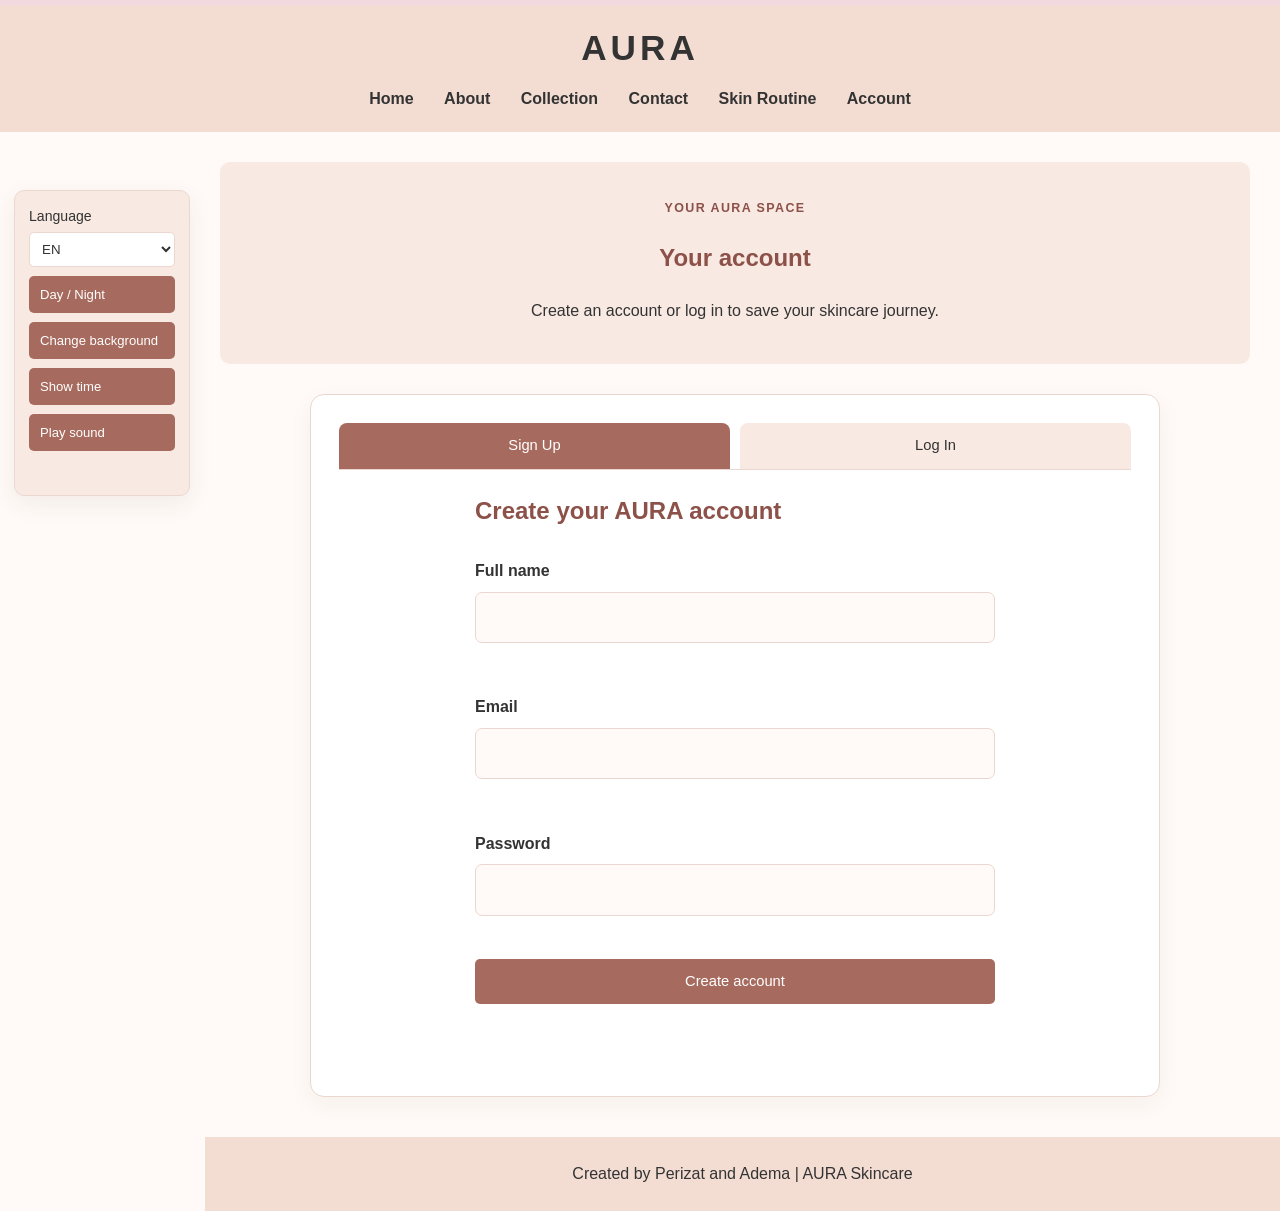
<file: account.html>
<!DOCTYPE html>
<html lang="en">
<head>
    <meta charset="UTF-8">
    <meta name="viewport" content="width=device-width, initial-scale=1.0">
    <meta name="description" content="AURA Skincare — gentle care, every day.">
    <title>AURA Skincare | Account</title>
    <script>
        try {
            if (localStorage.getItem("aura-theme") === "night") {
                document.documentElement.classList.add("night-theme");
            }
        } catch (e) {}
    </script>
    <link rel="stylesheet" href="css/style.css">
    <script src="https://code.jquery.com/jquery-3.7.1.min.js"></script>
    <script src="js/script.js" defer></script>
    <script src="js/final-project.js" defer></script>
</head>
<body>
    <div class="scroll-progress">
        <span id="scroll-progress-fill"></span>
    </div>

    <div class="aura-loader" id="aura-loader" aria-label="Loading AURA" role="status">
        <div class="loader-flower">✿</div>
        <div class="loader-wordmark">AURA</div>
        <p>Little moments of glow</p>
        <div class="loader-line"><span></span></div>
    </div>

    <header id="main-header">
        <h1><a class="brand-link" href="index.html">AURA</a></h1>
        <nav aria-label="Main navigation">
            <ul class="nav-menu">
                <li><a href="index.html">Home</a></li>
                <li><a href="about.html">About</a></li>
                <li><a href="collection.html">Collection</a></li>
                <li><a href="contact.html">Contact</a></li>
                <li><a href="routine.html">Skin Routine</a></li>
                <li><a href="account.html">Account</a></li>
            </ul>
        </nav>
    </header>

    <aside class="site-tools" aria-label="Website tools">
        <label class="language-label" for="language-select">Language</label>
        <select id="language-select">
            <option value="en">EN</option>
            <option value="ru">RU</option>
            <option value="kk">KZ</option>
        </select>
        <button type="button" id="theme-toggle" class="tool-button">Day / Night</button>
        <button type="button" id="color-btn" class="tool-button">Change background</button>
        <button type="button" id="show-time-btn" class="tool-button">Show time</button>
        <button type="button" id="play-sound-btn" class="tool-button">Play sound</button>
        <output id="current-time" class="time-output"></output>
    </aside>

    <main>
        <section class="page-title">
            <p class="eyebrow">YOUR AURA SPACE</p>
            <h2>Your account</h2>
            <p>Create an account or log in to save your skincare journey.</p>
        </section>

        <section class="account-shell">
            <div class="account-tabs" role="tablist">
                <button type="button" class="account-tab active" id="signup-tab" role="tab" aria-selected="true" aria-controls="signup-panel">Sign Up</button>
                <button type="button" class="account-tab" id="login-tab" role="tab" aria-selected="false" aria-controls="login-panel">Log In</button>
            </div>

            <div id="signup-panel" class="account-panel" role="tabpanel" aria-labelledby="signup-tab">
                <h2>Create your AURA account</h2>
                <form id="signup-form" novalidate>
                    <label for="signup-name">Full name</label>
                    <input id="signup-name" name="name" type="text" autocomplete="name">
                    <small class="field-error" id="signup-name-error"></small>

                    <label for="signup-email">Email</label>
                    <input id="signup-email" name="email" type="text" autocomplete="email">
                    <small class="field-error" id="signup-email-error"></small>

                    <label for="signup-password">Password</label>
                    <input id="signup-password" name="password" type="password" autocomplete="new-password">
                    <small class="field-error" id="signup-password-error"></small>

                    <button type="submit">Create account</button>
                    <p id="signup-status" class="status-message" aria-live="polite"></p>
                </form>
            </div>

            <div id="login-panel" class="account-panel" role="tabpanel" aria-labelledby="login-tab" hidden>
                <h2>Welcome back</h2>
                <form id="login-form" novalidate>
                    <label for="login-email">Email</label>
                    <input id="login-email" name="email" type="text" autocomplete="email">
                    <small class="field-error" id="login-email-error"></small>

                    <label for="login-password">Password</label>
                    <input id="login-password" name="password" type="password" autocomplete="current-password">
                    <small class="field-error" id="login-password-error"></small>

                    <button type="submit">Log in</button>
                    <p id="login-status" class="status-message" aria-live="polite"></p>
                </form>
            </div>
        </section>
    </main>

    <footer>
        <p>Created by Perizat and Adema | AURA Skincare</p>
    </footer>
</body>
</html>
</file>
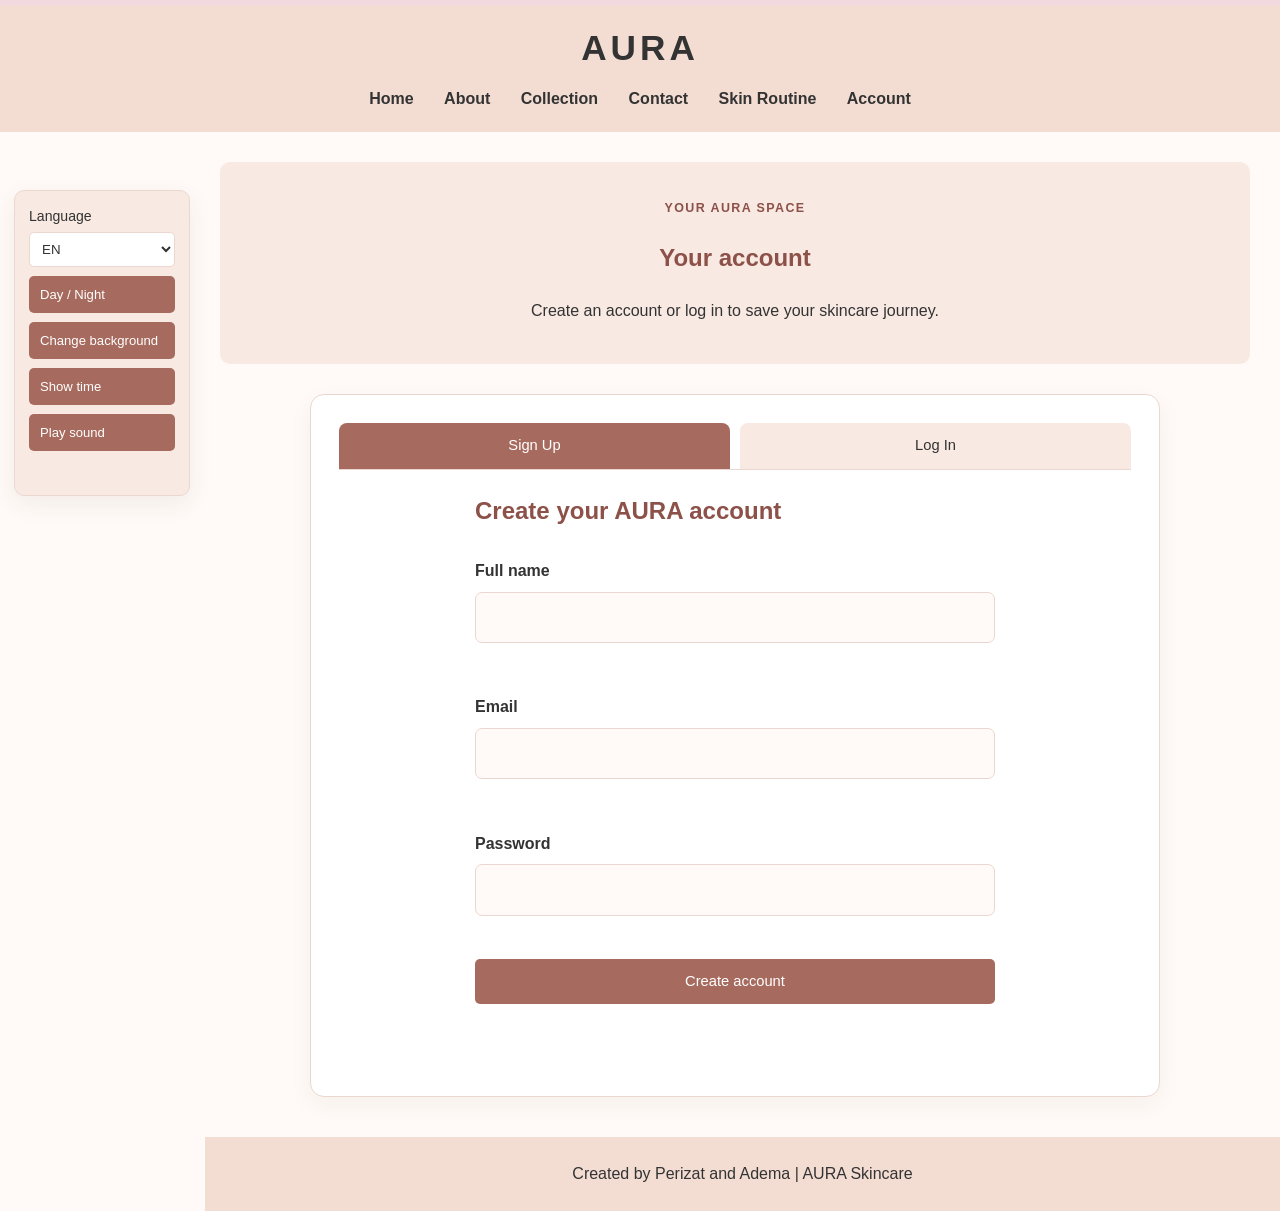
<file: profile.html>
<!DOCTYPE html>
<html lang="en">
<head>
    <meta charset="UTF-8">
    <meta name="viewport" content="width=device-width, initial-scale=1.0">
    <meta name="description" content="AURA Skincare — gentle care, every day.">
    <title>AURA Skincare | Profile</title>
    <script>
        try {
            if (localStorage.getItem("aura-theme") === "night") {
                document.documentElement.classList.add("night-theme");
            }
        } catch (e) {}
    </script>
    <link rel="stylesheet" href="css/style.css">
    <script src="https://code.jquery.com/jquery-3.7.1.min.js"></script>
    <script src="js/script.js" defer></script>
    <script src="js/final-project.js" defer></script>
</head>
<body>
    <div class="scroll-progress">
        <span id="scroll-progress-fill"></span>
    </div>

    <div class="aura-loader" id="aura-loader" aria-label="Loading AURA" role="status">
        <div class="loader-flower">✿</div>
        <div class="loader-wordmark">AURA</div>
        <p>Little moments of glow</p>
        <div class="loader-line"><span></span></div>
    </div>

    <header id="main-header">
        <h1><a class="brand-link" href="index.html">AURA</a></h1>
        <nav aria-label="Main navigation">
            <ul class="nav-menu">
                <li><a href="index.html">Home</a></li>
                <li><a href="about.html">About</a></li>
                <li><a href="collection.html">Collection</a></li>
                <li><a href="contact.html">Contact</a></li>
                <li><a href="routine.html">Skin Routine</a></li>
                <li><a href="account.html">Account</a></li>
            </ul>
        </nav>
    </header>

    <aside class="site-tools" aria-label="Website tools">
        <label class="language-label" for="language-select">Language</label>
        <select id="language-select">
            <option value="en">EN</option>
            <option value="ru">RU</option>
            <option value="kk">KZ</option>
        </select>
        <button type="button" id="theme-toggle" class="tool-button">Day / Night</button>
        <button type="button" id="color-btn" class="tool-button">Change background</button>
        <button type="button" id="show-time-btn" class="tool-button">Show time</button>
        <button type="button" id="play-sound-btn" class="tool-button">Play sound</button>
        <output id="current-time" class="time-output"></output>
    </aside>

    <main>
        <section class="page-title">
            <p class="eyebrow">AURA MEMBERSHIP</p>
            <h2>Your profile</h2>
            <p>Your personal skincare space.</p>
        </section>

        <section class="profile-panel" id="profile-content">
            <div class="profile-avatar">✿</div>
            <h2 id="profile-name">Welcome to AURA</h2>
            <p id="profile-email"></p>
            <p id="profile-created"></p>
            <div class="profile-actions">
                <a class="button" href="routine.html">My Skin Routine</a>
                <button type="button" id="logout-button" class="secondary-button">Log out</button>
            </div>
            <p id="profile-message" class="status-message" aria-live="polite"></p>
        </section>
    </main>

    <footer>
        <p>Created by Perizat and Adema | AURA Skincare</p>
    </footer>
</body>
</html>
</file>
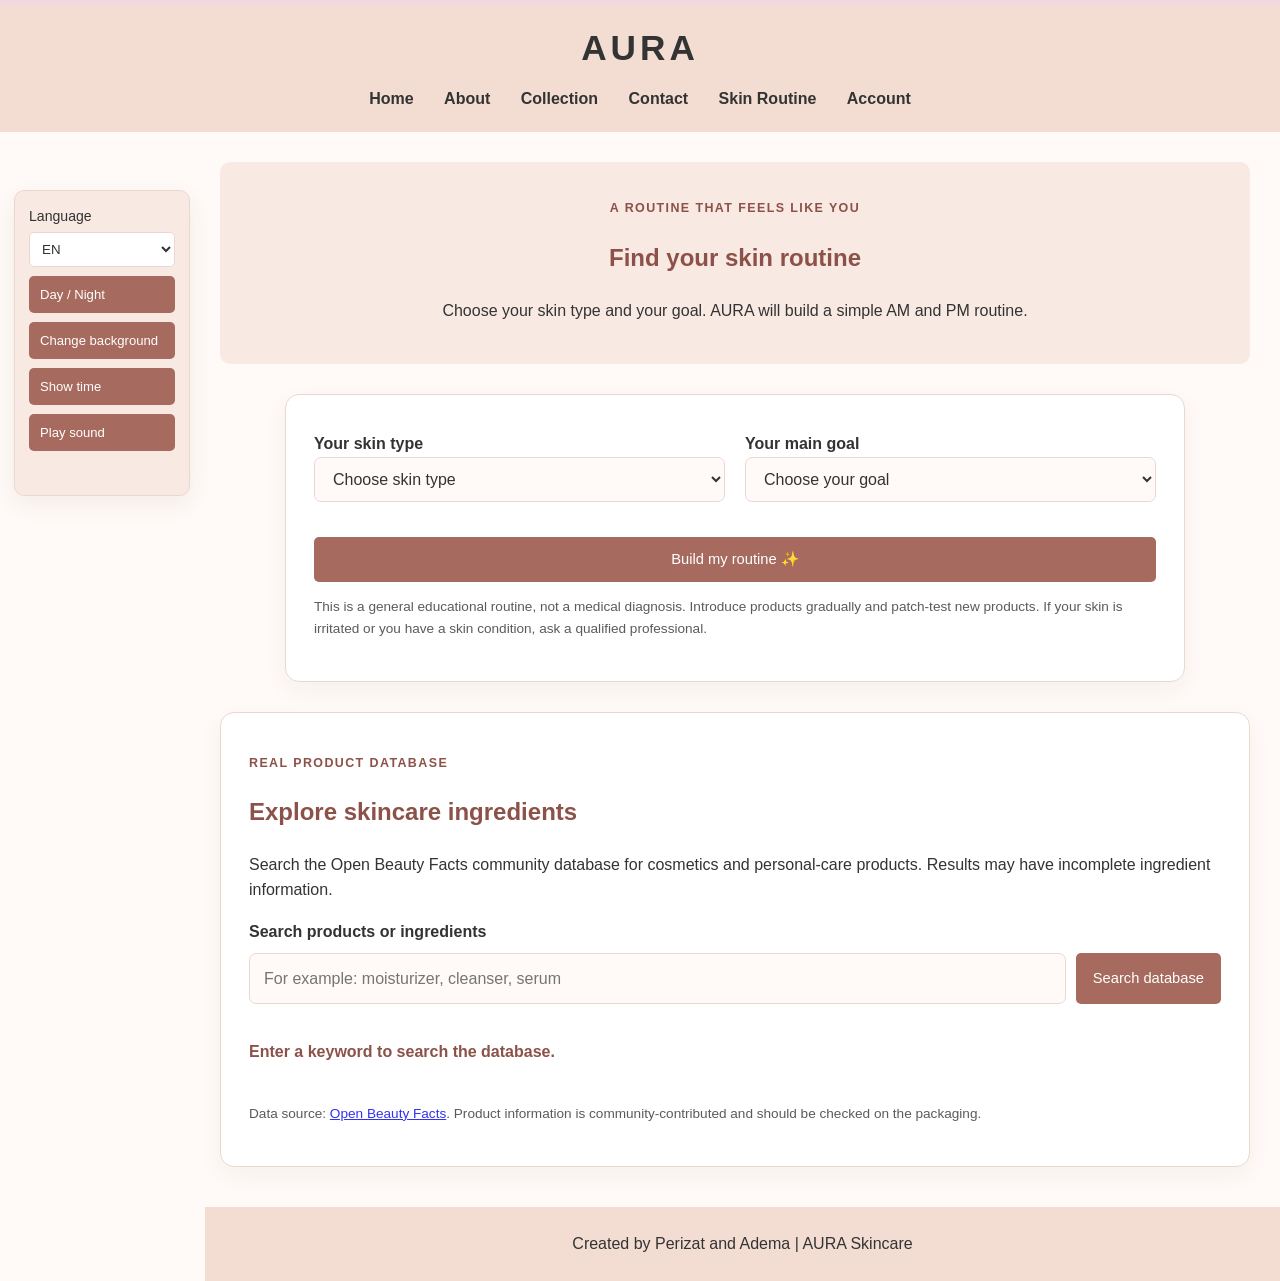
<file: routine.html>
<!DOCTYPE html>
<html lang="en">
<head>
    <meta charset="UTF-8">
    <meta name="viewport" content="width=device-width, initial-scale=1.0">
    <meta name="description" content="AURA Skincare — gentle care, every day.">
    <title>AURA Skincare | Skin Routine</title>
    <script>
        try {
            if (localStorage.getItem("aura-theme") === "night") {
                document.documentElement.classList.add("night-theme");
            }
        } catch (e) {}
    </script>
    <link rel="stylesheet" href="css/style.css">
    <script src="https://code.jquery.com/jquery-3.7.1.min.js"></script>
    <script src="js/script.js" defer></script>
    <script src="js/final-project.js" defer></script>
</head>
<body>
    <div class="scroll-progress">
        <span id="scroll-progress-fill"></span>
    </div>

    <div class="aura-loader" id="aura-loader" aria-label="Loading AURA" role="status">
        <div class="loader-flower">✿</div>
        <div class="loader-wordmark">AURA</div>
        <p>Little moments of glow</p>
        <div class="loader-line"><span></span></div>
    </div>

    <header id="main-header">
        <h1><a class="brand-link" href="index.html">AURA</a></h1>
        <nav aria-label="Main navigation">
            <ul class="nav-menu">
                <li><a href="index.html">Home</a></li>
                <li><a href="about.html">About</a></li>
                <li><a href="collection.html">Collection</a></li>
                <li><a href="contact.html">Contact</a></li>
                <li><a href="routine.html">Skin Routine</a></li>
                <li><a href="account.html">Account</a></li>
            </ul>
        </nav>
    </header>

    <aside class="site-tools" aria-label="Website tools">
        <label class="language-label" for="language-select">Language</label>
        <select id="language-select">
            <option value="en">EN</option>
            <option value="ru">RU</option>
            <option value="kk">KZ</option>
        </select>
        <button type="button" id="theme-toggle" class="tool-button">Day / Night</button>
        <button type="button" id="color-btn" class="tool-button">Change background</button>
        <button type="button" id="show-time-btn" class="tool-button">Show time</button>
        <button type="button" id="play-sound-btn" class="tool-button">Play sound</button>
        <output id="current-time" class="time-output"></output>
    </aside>

    <main>
        <section class="page-title">
            <p class="eyebrow">A ROUTINE THAT FEELS LIKE YOU</p>
            <h2>Find your skin routine</h2>
            <p>Choose your skin type and your goal. AURA will build a simple AM and PM routine.</p>
        </section>

        <section class="routine-builder">
            <form id="routine-form" novalidate>
                <div class="routine-fields">
                    <div>
                        <label for="skin-type">Your skin type</label>
                        <select id="skin-type">
                            <option value="">Choose skin type</option>
                            <option value="dry">Dry</option>
                            <option value="oily">Oily</option>
                            <option value="combination">Combination</option>
                            <option value="normal">Normal</option>
                            <option value="sensitive">Sensitive</option>
                        </select>
                        <small class="field-error" id="skin-type-error"></small>
                    </div>
                    <div>
                        <label for="skin-goal">Your main goal</label>
                        <select id="skin-goal">
                            <option value="">Choose your goal</option>
                            <option value="hydration">Hydration</option>
                            <option value="balance">Oil balance</option>
                            <option value="glow">Healthy glow</option>
                            <option value="simple">Simple basic care</option>
                        </select>
                        <small class="field-error" id="skin-goal-error"></small>
                    </div>
                </div>
                <button type="submit">Build my routine ✨</button>
            </form>
            <p class="routine-disclaimer">This is a general educational routine, not a medical diagnosis. Introduce products gradually and patch-test new products. If your skin is irritated or you have a skin condition, ask a qualified professional.</p>
        </section>

        <section id="routine-results" class="routine-results" hidden>
            <div class="routine-heading">
                <div>
                    <p class="eyebrow">YOUR PERSONAL PLAN</p>
                    <h2 id="routine-title">Your daily ritual</h2>
                </div>
                <button type="button" id="reset-routine" class="secondary-button">Choose again</button>
            </div>
            <div class="routine-columns">
                <article class="routine-card">
                    <h3>☀ Morning routine</h3>
                    <p>Start gently and protect your skin.</p>
                    <div id="morning-steps" class="routine-steps"></div>
                </article>
                <article class="routine-card">
                    <h3>☾ Evening routine</h3>
                    <p>Cleanse and support your skin barrier.</p>
                    <div id="evening-steps" class="routine-steps"></div>
                </article>
            </div>
            <div class="tracker-panel">
                <div class="tracker-heading">
                    <div>
                        <h3>Your daily tracker</h3>
                        <p>Tick each step when you complete it.</p>
                    </div>
                    <strong id="tracker-progress">0% complete</strong>
                </div>
                <div class="progress-track">
                    <span id="tracker-fill"></span>
                </div>
                <p id="tracker-message" class="status-message" aria-live="polite">Your progress is saved in this browser.</p>
                <button type="button" id="clear-tracker" class="secondary-button">Reset today's progress</button>
            </div>
        </section>

        <section class="api-section">
            <div class="api-intro">
                <p class="eyebrow">REAL PRODUCT DATABASE</p>
                <h2>Explore skincare ingredients</h2>
                <p>Search the Open Beauty Facts community database for cosmetics and personal-care products. Results may have incomplete ingredient information.</p>
            </div>
            <form id="api-search-form" class="api-search-form" novalidate>
                <label for="api-query">Search products or ingredients</label>
                <div class="api-search-row">
                    <input id="api-query" type="text" placeholder="For example: moisturizer, cleanser, serum">
                    <button type="submit" id="api-search-button">Search database</button>
                </div>
                <small class="field-error" id="api-query-error"></small>
            </form>
            <p id="api-status" class="status-message" aria-live="polite">Enter a keyword to search the database.</p>
            <div id="api-results" class="api-results"></div>
            <p class="api-credit">Data source: <a href="https://world.openbeautyfacts.org/" target="_blank" rel="noopener">Open Beauty Facts</a>. Product information is community-contributed and should be checked on the packaging.</p>
        </section>
    </main>

    <footer>
        <p>Created by Perizat and Adema | AURA Skincare</p>
    </footer>
</body>
</html>
</file>
<file: css/style.css>
/* AURA Skincare — shared stylesheet for all pages */
* { box-sizing: border-box; }
:root { --bg: #fffaf7; --surface: #ffffff; --soft: #f8e9e2; --header: #f3ddd3; --text: #333333; --heading: #8c5148; --accent: #a66b5e; --accent-dark: #7d4940; --border: #ead8d0; }
html { scroll-behavior: smooth; }
body { margin: 0; font-family: Arial, sans-serif; background-color: var(--bg); color: var(--text); line-height: 1.6; transition: background-color .35s ease, color .35s ease; }
body.night-theme { --bg: #24201f; --surface: #342d2b; --soft: #403431; --header: #302725; --text: #f6ebe6; --heading: #efb6a7; --accent: #b97869; --accent-dark: #d09283; --border: #5d4942; }
#main-header { background-color: var(--header); padding: 20px; text-align: center; transition: background-color .3s ease; }
.brand-link { color: var(--text); text-decoration: none; }
#main-header h1 { margin: 0 0 10px; letter-spacing: 4px; font-size: 2.2rem; }
.nav-menu { list-style: none; padding: 0; margin: 0; }
.nav-menu li { display: inline-block; margin: 0 10px; }
.nav-menu a { color: var(--text); text-decoration: none; font-weight: bold; padding: 5px 3px; border-bottom: 2px solid transparent; }
.nav-menu a:hover, .nav-menu a:focus-visible { color: var(--heading); border-bottom-color: var(--accent); outline: none; }
.site-tools {
    position: fixed;
    left: 14px;
    top: 190px;
    z-index: 50;
    width: 176px;
    display: flex;
    flex-direction: column;
    align-items: stretch;
    gap: 9px;
    padding: 14px;
    background: var(--soft);
    border: 1px solid var(--border);
    border-radius: 10px;
    box-shadow: 0 8px 24px #55352b12;
}
.site-tools .language-label { margin-bottom: -5px; }
.site-tools .tool-button { width: 100%; text-align: left; }
.site-tools .time-output { min-height: 1.5em; text-align: left; }
.language-label { font-size: .88rem; }
.site-tools select { padding: 8px; border: 1px solid var(--border); background: var(--surface); color: var(--text); border-radius: 5px; }
button, .button { display: inline-block; background-color: var(--accent); color: white; padding: 10px 16px; border: 1px solid transparent; border-radius: 5px; text-decoration: none; cursor: pointer; font: inherit; font-size: .92rem; transition: background-color .2s ease, transform .2s ease, box-shadow .2s ease; }
button:hover, .button:hover { background-color: var(--accent-dark); transform: translateY(-2px); box-shadow: 0 5px 14px #00000015; }
button:focus-visible, .button:focus-visible, select:focus-visible, input:focus-visible, textarea:focus-visible { outline: 3px solid #d59a8c; outline-offset: 2px; }
button:disabled { opacity: .6; cursor: wait; transform: none; }
.tool-button { padding: 7px 10px; font-size: .82rem; }
.secondary-button { background: transparent; color: var(--accent-dark); border-color: var(--accent); margin: 4px 3px; }
.secondary-button:hover { color: white; }
.time-output { min-width: 88px; font-weight: bold; font-size: .9rem; }
main { width: calc(100% - 250px); max-width: 1100px; margin: 30px 30px 30px 220px; }
.hero { display: flex; align-items: center; gap: 30px; background-color: var(--soft); padding: 30px; margin-bottom: 40px; border-radius: 12px; overflow: hidden; }
.hero-text, .hero-image { flex: 1; min-width: 0; }
.eyebrow, .product-category { color: var(--heading); font-size: .78rem; font-weight: bold; letter-spacing: 1.4px; text-transform: uppercase; }
.hero h2 { font-size: clamp(2rem, 4vw, 3.1rem); line-height: 1.12; margin: 8px 0 15px; }
.hero-image img { width: 100%; height: 320px; object-fit: cover; border-radius: 8px; }
h2 { color: var(--heading); }
.section-title { text-align: center; margin: 35px 0 20px; }
.cards, .products, .team { display: flex; flex-wrap: wrap; gap: 20px; justify-content: center; }
.card, .product-card { background-color: var(--surface); padding: 18px; border: 1px solid var(--border); border-radius: 10px; flex: 1 1 240px; min-width: 0; text-align: center; box-shadow: 0 4px 16px #573a2a0a; transition: transform .25s ease, box-shadow .25s ease, background-color .3s ease; }
.card:hover, .product-card:hover { transform: translateY(-5px); box-shadow: 0 12px 25px #573a2a18; }
.card img, .product-card > img { width: 100%; height: 190px; object-fit: cover; border-radius: 6px; }
.page-title { text-align: center; background-color: var(--soft); padding: 25px; margin-bottom: 30px; border-radius: 10px; }
.about-section, .contact-section { display: flex; gap: 30px; align-items: flex-start; }
.about-section > img, .contact-section > img { width: 45%; height: 330px; object-fit: cover; border-radius: 10px; }
.about-section > div, .contact-section form { flex: 1; min-width: 0; }
.team { text-align: center; }
.team-member { flex: 0 1 250px; background: var(--surface); padding: 20px; border-radius: 10px; border: 1px solid var(--border); }
.profile-img { width: 130px; height: 130px; object-fit: cover; border-radius: 50%; }
.faq-section { margin-top: 50px; }
.faq-item { background: var(--surface); border: 1px solid var(--border); padding: 14px 20px; margin: 12px 0; border-radius: 8px; }
.faq-item h3 { margin-top: 0; color: var(--heading); }
.faq-item p { margin-bottom: 0; }
.read-more-content { margin-top: 14px; padding: 12px 16px; border-left: 3px solid var(--accent); background: var(--surface); border-radius: 0 6px 6px 0; }
.read-more-content[hidden] { display: none; }
.filter-section { text-align: center; background: var(--soft); padding: 24px; border-radius: 10px; margin-bottom: 25px; }
.filter-section h2 { margin-top: 0; }
.filter-buttons { display: flex; flex-wrap: wrap; justify-content: center; gap: 10px; }
.filter-button { background: var(--surface); color: var(--heading); border: 1px solid var(--accent); }
.filter-button.active, .filter-button:hover { background: var(--accent); color: #fff; }
.status-message { min-height: 1.5em; color: var(--heading); font-weight: bold; }
.product-category { margin-bottom: 0; }
.product-price { font-size: 1.15rem; font-weight: bold; color: var(--heading); }
.star-rating { display: flex; justify-content: center; gap: 2px; }
.rating-star { padding: 2px 5px; background: transparent; color: #c9bcb5; border: 0; font-size: 1.6rem; line-height: 1.2; }
.rating-star:hover, .rating-star.selected { background: transparent; color: #d99a2b; box-shadow: none; transform: scale(1.12); }
.product-rating-label { font-size: .85rem; margin-bottom: 0; }
.rating-summary { text-align: center; padding: 18px; margin-top: 25px; background: var(--soft); border-radius: 8px; }
.table-wrap { overflow-x: auto; }
table { width: 100%; border-collapse: collapse; background-color: var(--surface); margin-bottom: 30px; }
th, td { border: 1px solid var(--border); padding: 12px; text-align: left; }
th { background-color: var(--header); }
#contact-form { background-color: var(--surface); padding: 25px; border: 1px solid var(--border); border-radius: 10px; }
#contact-form label { display: block; margin-top: 12px; }
#contact-form input:not([type="radio"]):not([type="color"]), #contact-form select, #contact-form textarea { display: block; width: 100%; padding: 10px; margin-top: 5px; border: 1px solid #cdb5ac; border-radius: 5px; background: var(--surface); color: var(--text); }
#contact-form input[type="radio"] { width: auto; }
#contact-form input[type="color"] { display: block; width: 55px; height: 38px; margin-top: 5px; }
.news-options { border: 1px solid var(--border); border-radius: 6px; padding: 10px 14px 14px; margin: 18px 0; }
.news-options legend { color: var(--heading); font-weight: bold; }
.news-options label { display: inline-block !important; margin-right: 18px; }
.form-actions { display: flex; flex-wrap: wrap; gap: 8px; margin-top: 18px; }
.form-note { font-size: .82rem; opacity: .8; }
.success-message { padding: 10px; background: #e4f4e5; color: #225a2c; border-radius: 5px; }
footer { text-align: center; background-color: var(--header); padding: 20px; margin-top: 40px; margin-left: 205px; }
footer p { margin: 4px; }
.footer-note { font-size: .88rem; opacity: .75; }
.reveal-on-scroll { opacity: 0; transform: translateY(18px); transition: opacity .55s ease, transform .55s ease; }
.reveal-on-scroll.is-visible { opacity: 1; transform: translateY(0); }
.content-pop { animation: contentPop .35s ease both; }
.pulse { animation: pulse .45s ease; }
.card-bounce { animation: cardBounce .35s ease; }
@keyframes contentPop { from { opacity: 0; transform: translateY(-8px); } to { opacity: 1; transform: translateY(0); } }
@keyframes pulse { 50% { transform: scale(1.08); } }
@keyframes cardBounce { 40% { transform: scale(1.025); } }
@media (prefers-reduced-motion: reduce) { *, *::before, *::after { scroll-behavior: auto !important; animation-duration: .01ms !important; transition-duration: .01ms !important; } .reveal-on-scroll { opacity: 1; transform: none; } }
@media (max-width: 900px) {
    .site-tools {
        position: static;
        width: auto;
        margin: 14px 4% 0;
        flex-direction: row;
        justify-content: flex-start;
        align-items: center;
        border-radius: 8px;
    }
    .site-tools .language-label { margin-bottom: 0; }
    .site-tools .tool-button { width: auto; text-align: center; }
    .site-tools .time-output { text-align: left; }
    main { width: 92%; max-width: 1100px; margin: 30px auto; }
    footer { margin-left: 0; }
}
@media (max-width: 700px) {
    .hero, .about-section, .contact-section, .cards, .products, .team { flex-direction: column; }
    .hero-image img { height: 240px; }
    .about-section > img, .contact-section > img { width: 100%; }
    .nav-menu li { margin: 5px 8px; }
    .site-tools { gap: 6px; }
    .tool-button { font-size: .78rem; }
    .hero { padding: 20px; }
}

/* Assignment 5 extra features: branded loader, digital unboxing, product magic mirror */
.aura-loader {
    position: fixed; inset: 0; z-index: 9999; display: flex; flex-direction: column;
    align-items: center; justify-content: center; gap: 8px; background: #fff7f3; color: #8c5148;
    opacity: 1; visibility: visible; transition: opacity .45s ease, visibility .45s ease;
}
.aura-loader.loader-hidden { opacity: 0; visibility: hidden; pointer-events: none; }
.loader-flower { font-size: 2.6rem; line-height: 1; animation: loaderFloat 1.2s ease-in-out infinite; color: #b97889; }
.loader-wordmark { font-family: Georgia, serif; font-size: 2.3rem; letter-spacing: .55rem; font-weight: bold; margin-left: .55rem; }
.aura-loader p { margin: 0; font-size: .85rem; letter-spacing: .08rem; }
.loader-line { width: 115px; height: 3px; margin-top: 12px; border-radius: 10px; background: #eed9d1; overflow: hidden; }
.loader-line span { display: block; width: 40%; height: 100%; border-radius: inherit; background: #b97889; animation: loaderProgress .9s ease-in-out infinite; }
@keyframes loaderFloat { 50% { transform: translateY(-7px) rotate(10deg); } }
@keyframes loaderProgress { from { transform: translateX(-110%); } to { transform: translateX(280%); } }
body.night-theme .aura-loader { background: #24201f; color: #efb6a7; }
body.night-theme .loader-line { background: #5d4942; }

.gift-section { display: flex; align-items: center; justify-content: space-between; gap: 28px; margin: 38px 0; padding: 30px 8%; background: linear-gradient(135deg, var(--soft), var(--surface)); border: 1px solid var(--border); border-radius: 14px; overflow: hidden; }
.gift-copy { flex: 1; }
.gift-copy h2 { margin: 5px 0 10px; font-family: Georgia, serif; font-size: clamp(1.8rem, 3vw, 2.5rem); }
.gift-copy p:not(.eyebrow) { max-width: 520px; }
.gift-open-button { margin-top: 8px; }
.gift-box { position: relative; flex: 0 0 150px; width: 150px; height: 125px; margin: 22px 20px; background: #c78691; border: 0; border-radius: 5px; box-shadow: 0 14px 25px #70404a25; transition: transform .35s ease; }
.gift-box:hover { transform: translateY(-5px) rotate(-2deg); }
.gift-box::before { content: ""; position: absolute; top: 0; bottom: 0; left: 57px; width: 32px; background: #f5d8d5; }
.gift-box::after { content: ""; position: absolute; top: -16px; left: -8px; width: 166px; height: 24px; border-radius: 5px; background: #d89ca5; transition: transform .45s ease; transform-origin: left bottom; }
.gift-box .gift-lid { position: absolute; z-index: 2; top: -26px; left: 35px; width: 80px; height: 24px; border: 7px solid #f4d9d7; border-radius: 50% 50% 8px 8px; transform: rotate(-10deg); }
.gift-box .gift-ribbon { position: absolute; z-index: 1; left: 57px; top: 0; height: 100%; width: 32px; background: #f5d8d5; }
.gift-box .gift-bow { position: absolute; z-index: 3; top: -38px; left: 59px; color: #a66b5e; font-size: 2.4rem; }
.gift-box.gift-opened::after { transform: translate(-7px, -25px) rotate(-18deg); }
.gift-modal[hidden] { display: none; }
.gift-modal { position: fixed; inset: 0; z-index: 10000; display: flex; align-items: center; justify-content: center; padding: 20px; background: #201513a8; backdrop-filter: blur(5px); }
.gift-modal-card { position: relative; width: min(100%, 440px); max-height: 90vh; overflow-y: auto; text-align: center; padding: 32px; border: 1px solid var(--border); border-radius: 16px; background: var(--surface); color: var(--text); box-shadow: 0 20px 60px #0003; animation: giftPop .35s ease both; }
.gift-close { position: absolute; top: 8px; right: 12px; padding: 2px 9px; color: var(--heading); background: transparent; font-size: 1.8rem; }
.gift-modal-sparkle { color: var(--accent); font-size: 1.8rem; letter-spacing: .5rem; }
.gift-result img { width: 125px; height: 125px; object-fit: cover; border-radius: 50%; border: 5px solid var(--soft); }
.gift-result h3 { margin-bottom: 5px; color: var(--heading); }
.gift-result p { margin-top: 5px; }
.gift-note { font-style: italic; opacity: .8; }
body.gift-modal-open { overflow: hidden; }
@keyframes giftPop { from { opacity: 0; transform: translateY(15px) scale(.96); } to { opacity: 1; transform: translateY(0) scale(1); } }

.product-flip-card { padding: 0; min-height: 405px; perspective: 1100px; background: transparent; border: 0; box-shadow: none; overflow: visible; }
.product-flip-card:hover { transform: none; box-shadow: none; }
.product-flip-inner { position: relative; min-height: 405px; height: 100%; transform-style: preserve-3d; transition: transform .65s cubic-bezier(.2,.7,.2,1); }
.product-flip-card.is-flipped .product-flip-inner { transform: rotateY(180deg); }
.product-face { position: absolute; inset: 0; min-height: 405px; display: flex; flex-direction: column; align-items: center; justify-content: flex-start; padding: 18px; border: 1px solid var(--border); border-radius: 10px; background: var(--surface); backface-visibility: hidden; -webkit-backface-visibility: hidden; box-shadow: 0 4px 16px #573a2a0a; overflow: hidden; }
.product-face h3 { margin: 12px 0 4px; color: var(--heading); }
.product-face > img { width: 100%; height: 180px; object-fit: cover; border-radius: 6px; }
.product-face .product-category { margin-top: 10px; }
.product-face .product-price { margin: 5px 0 12px; }
.product-back { transform: rotateY(180deg); justify-content: center; }
.product-back p { margin: 7px 0; }
.product-back .eyebrow { letter-spacing: .13rem; }
.flip-toggle { margin-top: auto; font-size: .84rem; }
.product-back .flip-toggle { margin-top: 15px; }
.product-back .star-rating { margin-top: 5px; }
.product-back .rating-star { padding: 0 4px; }

@media (max-width: 700px) {
    .gift-section { flex-direction: column-reverse; text-align: center; padding: 24px; }
    .gift-box { margin: 40px 20px 20px; }
    .product-flip-card, .product-flip-inner, .product-face { min-height: 390px; }
}
@media (prefers-reduced-motion: reduce) {
    .aura-loader *, .gift-modal-card, .gift-box, .product-flip-inner { animation: none !important; transition: none !important; }
}


/* Assignment 6 — jQuery components */
.scroll-progress { position: fixed; top: 0; left: 0; width: 100%; height: 5px; z-index: 10020; background: #f1d9df; }
#scroll-progress-fill { display: block; width: 0; height: 100%; background: linear-gradient(90deg, #d98da9, #a66b5e, #e7b5c5); transition: width .08s linear; }
.jquery-search-section { position: relative; max-width: 760px; margin: 24px auto; padding: 22px; text-align: center; background: var(--surface); border: 1px solid var(--border); border-radius: 12px; }
.search-wrap { position: relative; max-width: 520px; margin: 12px auto; }
#product-search, #faq-search { width: 100%; padding: 13px 16px; border: 1px solid var(--border); border-radius: 25px; background: var(--bg); color: var(--text); font: inherit; }
.search-suggestions { position: absolute; z-index: 80; top: calc(100% + 5px); left: 0; right: 0; margin: 0; padding: 6px; list-style: none; text-align: left; background: var(--surface); border: 1px solid var(--border); border-radius: 10px; box-shadow: 0 8px 20px #0002; }
.search-suggestions[hidden] { display: none; }
.search-suggestions li { padding: 9px 12px; border-radius: 6px; cursor: pointer; }
.search-suggestions li:hover { background: var(--soft); }
.search-highlight { padding: 0 2px; color: #713c52; background: #ffd6e5; border-radius: 3px; }
.stats-section { margin: 45px auto; max-width: 900px; text-align: center; }
.stats-grid { display: grid; grid-template-columns: repeat(3, 1fr); gap: 18px; }
.stat-card { padding: 24px 12px; background: var(--surface); border: 1px solid var(--border); border-radius: 12px; }
.stat-card strong { display: block; color: var(--heading); font-size: 2.3rem; }
.stat-card span { color: var(--text); }
.aura-toast { display: none; position: fixed; right: 24px; bottom: 24px; z-index: 11000; max-width: min(360px, calc(100vw - 40px)); padding: 13px 20px; color: #fff; background: #986b70; border-radius: 30px; box-shadow: 0 8px 24px #0002; }
.copy-card { margin: 15px 0 22px; padding: 18px; background: var(--soft); border: 1px solid var(--border); border-radius: 10px; }
.copy-card h3 { margin-top: 0; }
.mini-spinner { display: inline-block; width: 13px; height: 13px; margin-right: 7px; vertical-align: -2px; border: 2px solid #ffffff88; border-top-color: #fff; border-radius: 50%; animation: auraSpin .7s linear infinite; }
@keyframes auraSpin { to { transform: rotate(360deg); } }
#contact-form button:disabled { opacity: .75; cursor: wait; }
@media (max-width: 700px) { .stats-grid { grid-template-columns: 1fr; } .aura-toast { right: 12px; bottom: 12px; } }

/* FINAL PROJECT additions */
html.night-theme body { --bg:#24201f; --surface:#342d2b; --soft:#403431; --header:#302725; --text:#f6ebe6; --heading:#efb6a7; --accent:#b97869; --accent-dark:#d09283; --border:#5d4942; }
.field-error { display:block; min-height:1.2em; margin:3px 0 8px; color:#b13e4b; font-size:.84rem; }
.account-shell,.profile-panel,.routine-builder,.api-section { max-width:850px; margin:30px auto; padding:28px; background:var(--surface); border:1px solid var(--border); border-radius:14px; box-shadow:0 8px 24px #55352b0c; }
.account-tabs { display:flex; gap:10px; border-bottom:1px solid var(--border); margin-bottom:22px; }
.account-tab { flex:1; border-radius:8px 8px 0 0; background:var(--soft); color:var(--text); }
.account-tab.active { background:var(--accent); color:#fff; }
.account-panel { max-width:520px; margin:auto; }
.account-panel[hidden], [hidden] { display:none !important; }
.account-panel form,.routine-builder form { display:flex; flex-direction:column; gap:8px; }
.account-panel input,.routine-fields select,.api-search-row input { width:100%; padding:12px 14px; border:1px solid var(--border); border-radius:7px; background:var(--bg); color:var(--text); font:inherit; }
.account-panel label,.routine-fields label,.api-search-form label { font-weight:700; margin-top:8px; }
.form-note,.routine-disclaimer,.api-credit { font-size:.85rem; opacity:.8; }
.profile-panel { max-width:650px; text-align:center; padding:42px 24px; }
.profile-avatar { width:84px; height:84px; display:grid; place-items:center; margin:0 auto 15px; border-radius:50%; background:var(--soft); color:var(--heading); font-size:2.5rem; }
.profile-actions { display:flex; justify-content:center; gap:12px; flex-wrap:wrap; margin-top:22px; }
.routine-builder { max-width:900px; }
.routine-fields { display:grid; grid-template-columns:1fr 1fr; gap:20px; }
.routine-fields > div { display:flex; flex-direction:column; }
.routine-results { max-width:1050px; margin:42px auto; }
.routine-heading,.tracker-heading { display:flex; justify-content:space-between; align-items:center; gap:18px; }
.routine-columns { display:grid; grid-template-columns:1fr 1fr; gap:20px; margin:20px 0; }
.routine-card { padding:24px; border:1px solid var(--border); border-radius:12px; background:var(--surface); }
.routine-card h3 { color:var(--heading); margin-top:0; }
.routine-step { display:flex; gap:10px; align-items:flex-start; padding:11px 0; border-bottom:1px solid var(--border); }
.routine-step input { width:18px; height:18px; accent-color:var(--accent); margin-top:4px; }
.routine-step label { cursor:pointer; flex:1; }
.routine-step small { display:block; opacity:.75; }
.routine-step.done label { text-decoration:line-through; opacity:.6; }
.tracker-panel { padding:24px; background:var(--soft); border:1px solid var(--border); border-radius:12px; }
.progress-track { height:10px; margin:12px 0; background:var(--surface); border-radius:20px; overflow:hidden; }
.progress-track span { display:block; width:0; height:100%; background:var(--accent); transition:width .3s ease; }
.api-section { max-width:1050px; }
.api-search-row { display:flex; gap:10px; margin-top:8px; }
.api-search-row input { flex:1; min-width:0; }
.api-results { display:grid; grid-template-columns:repeat(3,minmax(0,1fr)); gap:16px; margin-top:18px; }
.api-product { padding:15px; border:1px solid var(--border); border-radius:10px; background:var(--surface); min-width:0; }
.api-product img { width:100%; height:160px; object-fit:contain; background:#fff; border-radius:7px; }
.api-product h3 { font-size:1rem; color:var(--heading); }
.api-product p { font-size:.88rem; overflow-wrap:anywhere; }
.api-product a { color:var(--heading); }
.api-credit { margin-top:20px; }
@media(max-width:700px){.routine-fields,.routine-columns,.api-results{grid-template-columns:1fr}.routine-heading,.tracker-heading{align-items:flex-start;flex-direction:column}.api-search-row{flex-direction:column}.account-shell,.profile-panel,.routine-builder,.api-section{padding:20px;margin:20px auto}.nav-menu li{margin:5px 6px}}
</file>
